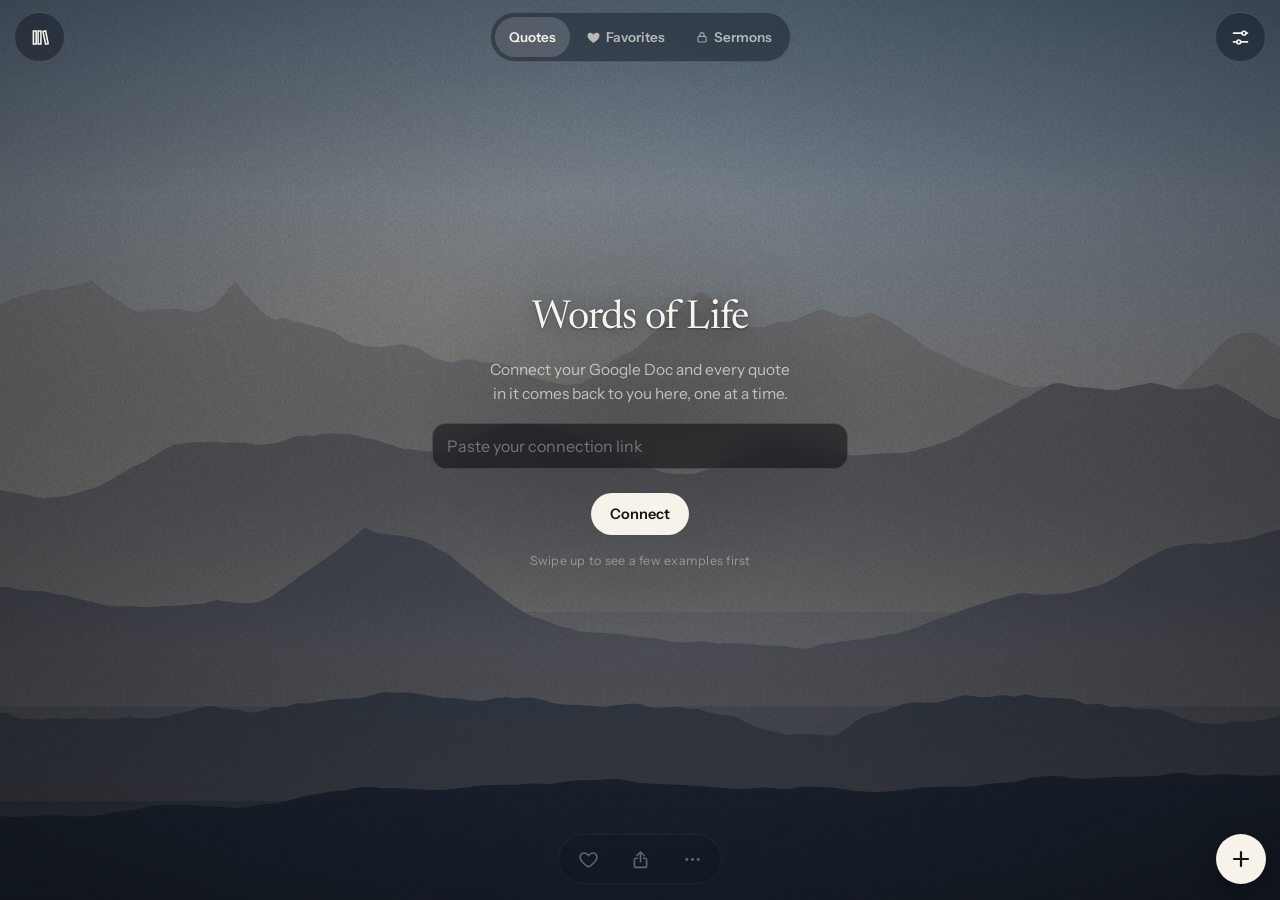
<file: index.html>
<!doctype html>
<html lang="en">
<head>
<meta charset="utf-8">
<meta name="viewport" content="width=device-width, initial-scale=1, viewport-fit=cover">
<title>Words of Life</title>
<meta name="description" content="A swipeable feed of the quotes you keep.">
<meta name="theme-color" content="#0b0c10">
<meta name="apple-mobile-web-app-capable" content="yes">
<meta name="mobile-web-app-capable" content="yes">
<meta name="apple-mobile-web-app-status-bar-style" content="black-translucent">
<meta name="apple-mobile-web-app-title" content="Words of Life">
<link rel="apple-touch-icon" href="icons/apple-touch-icon.png">
<link rel="icon" type="image/png" sizes="192x192" href="icons/icon-192.png">
<link rel="manifest" href="manifest.webmanifest">
<link rel="preconnect" href="https://fonts.googleapis.com">
<link rel="preconnect" href="https://fonts.gstatic.com" crossorigin>
<link rel="stylesheet" href="https://fonts.googleapis.com/css2?family=Caveat:wght@500;600&family=Instrument+Sans:wght@400;500;600&family=Newsreader:ital,opsz,wght@0,6..72,400;0,6..72,500;1,6..72,400&display=swap">
<link rel="stylesheet" href="styles.css">
</head>
<body>

<div id="stage">
<main id="feed" class="feed" aria-label="Quote feed"></main>

<header class="topbar">
  <div class="pill">
    <button class="ibtn" id="btnLibrary" aria-label="Open your library">
      <svg viewBox="0 0 24 24" fill="none" stroke="currentColor" stroke-width="1.8" stroke-linecap="round"><path d="M5 4.5h3.2v15H5zM10.4 4.5h3.2v15h-3.2zM16 5.2l3-.7 2.9 14.4-3 .7z"/></svg>
    </button>
  </div>
  <div class="pill seg" role="group" aria-label="Which quotes to show">
    <button class="ibtn" id="modeQuotes" aria-pressed="true">Quotes</button>
    <button class="ibtn" id="modeFav" aria-pressed="false">
      <svg class="ic-heart" viewBox="0 0 24 24" fill="currentColor" stroke="none" style="width:15px;height:15px"><path d="M12 20.5s-7.5-4.6-9.3-9.4C1.4 7.7 3.6 4.5 7 4.5c2.1 0 3.6 1.2 5 3 1.4-1.8 2.9-3 5-3 3.4 0 5.6 3.2 4.3 6.6-1.8 4.8-9.3 9.4-9.3 9.4z"/></svg>
      Favorites
    </button>
    <button class="ibtn" id="modeSermons" aria-pressed="false"><svg class="ic-lock" viewBox="0 0 24 24" fill="none" stroke="currentColor" stroke-width="2" stroke-linecap="round" stroke-linejoin="round" style="width:14px;height:14px"><rect x="5" y="11" width="14" height="9.5" rx="2.2"/><path d="M8.5 11V8a3.5 3.5 0 0 1 7 0v3"/></svg> Sermons</button>
  </div>
  <div class="pill">
    <button class="ibtn" id="btnSettings" aria-label="Settings">
      <svg viewBox="0 0 24 24" fill="none" stroke="currentColor" stroke-width="1.8" stroke-linecap="round"><path d="M4 7h10M18 7h2M4 17h4M12 17h8"/><circle cx="16" cy="7" r="2.2"/><circle cx="10" cy="17" r="2.2"/></svg>
    </button>
  </div>
</header>

<div class="dock" id="dock">
  <div class="spacer" aria-hidden="true"></div>
  <div class="pill acts">
    <button class="ibtn" id="btnFav" aria-label="Favorite" aria-pressed="false">
      <svg class="ic-heart" viewBox="0 0 24 24" fill="none" stroke="currentColor" stroke-width="1.8" stroke-linejoin="round"><path d="M12 20.5s-7.5-4.6-9.3-9.4C1.4 7.7 3.6 4.5 7 4.5c2.1 0 3.6 1.2 5 3 1.4-1.8 2.9-3 5-3 3.4 0 5.6 3.2 4.3 6.6-1.8 4.8-9.3 9.4-9.3 9.4z"/></svg>
    </button>
    <button class="ibtn" id="btnShare" aria-label="Share or save as a picture">
      <svg viewBox="0 0 24 24" fill="none" stroke="currentColor" stroke-width="1.8" stroke-linecap="round" stroke-linejoin="round"><path d="M12 14.5V3.8M8 7.5l4-4 4 4"/><path d="M8.5 10.5H7a2 2 0 0 0-2 2V19a2 2 0 0 0 2 2h10a2 2 0 0 0 2-2v-6.5a2 2 0 0 0-2-2h-1.5"/></svg>
    </button>
    <button class="ibtn" id="btnMore" aria-label="More for this quote">
      <svg viewBox="0 0 24 24" fill="currentColor"><circle cx="5.5" cy="12" r="1.7"/><circle cx="12" cy="12" r="1.7"/><circle cx="18.5" cy="12" r="1.7"/></svg>
    </button>
  </div>
  <button class="ibtn fab" id="btnAdd" aria-label="Add a quote">
    <svg viewBox="0 0 24 24" fill="none" stroke="currentColor" stroke-width="2.2" stroke-linecap="round"><path d="M12 5v14M5 12h14"/></svg>
  </button>
</div>

<div class="burst" id="burst"><svg viewBox="0 0 24 24"><path d="M12 20.5s-7.5-4.6-9.3-9.4C1.4 7.7 3.6 4.5 7 4.5c2.1 0 3.6 1.2 5 3 1.4-1.8 2.9-3 5-3 3.4 0 5.6 3.2 4.3 6.6-1.8 4.8-9.3 9.4-9.3 9.4z"/></svg></div>
<div class="toast" id="toast" role="status" aria-live="polite"></div>

<div id="sheetScrim" hidden></div>

<!-- Add a quote (written into the Google Doc) -->
<dialog class="sheet" id="sheetAdd" aria-labelledby="addTitle">
  <div class="sh-head">
    <button class="txt-btn" data-close>Cancel</button>
    <h2 id="addTitle">New quote</h2>
    <button class="txt-btn" id="addSave" style="color:var(--paper)">Save</button>
  </div>
  <form class="sh-body" id="addForm" autocomplete="off">
    <label class="field"><span>Quote</span>
      <textarea id="f-text" class="big" rows="4" placeholder="Write it down while it still rings…" required></textarea>
    </label>
    <label class="field"><span>Who said it</span>
      <input type="text" id="f-author" placeholder="Name, or leave blank" autocapitalize="words" autocomplete="off">
    </label>
    <button type="submit" class="pbtn primary" id="addSubmit">Save to my Google Doc</button>
    <p class="note">It's added to the top of your quotes in the doc, so the newest is always first.</p>
  </form>
</dialog>

<!-- One quote -->
<dialog class="sheet" id="sheetQuote" aria-labelledby="quoteTitle">
  <div class="sh-head">
    <span style="width:44px"></span>
    <h2 id="quoteTitle">This quote</h2>
    <button class="txt-btn" data-close>Done</button>
  </div>
  <div class="sh-body">
    <button class="pbtn primary" id="qvFeed" hidden>View in feed</button>
    <p class="quote-view" id="qvText"></p>
    <div class="a" id="qvAuthor"></div>
    <div class="actions-row">
      <button class="pbtn grow" id="qvFav">Favorite</button>
      <button class="pbtn grow" id="qvCopy">Copy</button>
    </div>
    <button class="pbtn danger" id="qvHide">Hide from my feed</button>
    <p class="note">To change or delete it, edit your Google Doc. The app picks up changes the next time it opens.</p>
    <a class="pbtn" id="qvDoc" href="#" target="_blank" rel="noopener">Open my Google Doc</a>
  </div>
</dialog>

<!-- Picture of a quote -->
<dialog class="sheet" id="sheetShot" aria-labelledby="shotTitle">
  <div class="sh-head">
    <span style="width:44px"></span>
    <h2 id="shotTitle">Picture</h2>
    <button class="txt-btn" data-close>Done</button>
  </div>
  <div class="sh-body shot">
    <img id="shotImg" alt="The quote over its background">
    <button class="pbtn primary" id="shotShare" style="width:100%">Share or save</button>
    <p class="note">Or press and hold the picture, then tap Save to Photos.</p>
  </div>
</dialog>

<!-- PIN for Sermons -->
<dialog class="sheet" id="sheetPin" aria-labelledby="pinTitle">
  <div class="sh-head">
    <button class="txt-btn" data-close>Cancel</button>
    <h2 id="pinTitle">Sermons</h2>
    <span style="width:44px"></span>
  </div>
  <div class="sh-body pin">
    <p class="note" id="pinNote">Enter your PIN</p>
    <div class="pin-dots" id="pinDots" aria-hidden="true"><i></i><i></i><i></i><i></i><i></i><i></i></div>
    <div class="pin-pad" id="pinPad">
      <button data-k="1">1</button><button data-k="2">2</button><button data-k="3">3</button>
      <button data-k="4">4</button><button data-k="5">5</button><button data-k="6">6</button>
      <button data-k="7">7</button><button data-k="8">8</button><button data-k="9">9</button>
      <span></span><button data-k="0">0</button><button data-k="del" aria-label="Delete">⌫</button>
    </div>
  </div>
</dialog>

<!-- Library -->
<dialog class="sheet" id="sheetLibrary" aria-labelledby="libTitle">
  <div class="sh-head">
    <span style="width:44px"></span>
    <h2 id="libTitle">Library</h2>
    <button class="txt-btn" data-close>Done</button>
  </div>
  <div class="sh-body" id="libBody">
    <div class="lib-tools">
      <label class="field"><span class="label" id="libCount">Your quotes</span>
        <input type="search" id="f-search" placeholder="Search words or names" autocomplete="off">
      </label>
      <div class="segctl" role="group" aria-label="Library filter">
        <button id="libAll" aria-pressed="true">All</button>
        <button id="libFav" aria-pressed="false">Favorites</button>
        <button id="libNoAuthor" aria-pressed="false">No author</button>
      </div>
    </div>
    <div class="lib-list" id="libList"></div>
    <button class="pbtn" id="libMore" hidden>Show more</button>
  </div>
</dialog>

<!-- Settings -->
<dialog class="sheet" id="sheetSettings" aria-labelledby="setTitle">
  <div class="sh-head">
    <span style="width:44px"></span>
    <h2 id="setTitle">Settings</h2>
    <button class="txt-btn" data-close>Done</button>
  </div>
  <div class="sh-body">
    <div class="field"><span>Google Doc</span>
      <p class="note" id="syncNote"></p>
      <div class="actions-row">
        <button class="pbtn primary grow" id="syncNow">Refresh now</button>
        <a class="pbtn grow" id="openDoc" href="#" target="_blank" rel="noopener">Open doc</a>
      </div>
      <details>
        <summary class="note" style="cursor:pointer">Change the connection link</summary>
        <div style="display:flex;flex-direction:column;gap:10px;margin-top:10px">
          <input type="url" id="f-src" class="doclink" placeholder="https://script.google.com/macros/s/…/exec" autocomplete="off" spellcheck="false" aria-label="Connection link">
          <button class="pbtn" id="srcSave">Save link</button>
        </div>
      </details>
    </div>
    <div class="field" id="sermonField"><span>Sermons</span>
      <p class="note" id="sermonNote"></p>
      <button class="pbtn" id="sermonRefresh">Refresh sermons</button>
    </div>
    <div class="field"><span>Notifications</span>
      <p class="note" id="notifNote"></p>
      <button class="pbtn primary" id="notifToggle">Turn on hourly quotes</button>
      <div class="actions-row" id="quietRow">
        <span class="note">Quiet from</span>
        <select id="f-quietFrom" class="hoursel" aria-label="Quiet hours start"></select>
        <span class="note">to</span>
        <select id="f-quietTo" class="hoursel" aria-label="Quiet hours end"></select>
      </div>
    </div>
    <div class="field"><span>Backgrounds</span>
      <div class="segctl" role="group" aria-label="Background source">
        <button data-bg="painted" aria-pressed="true">Painted</button>
        <button data-bg="mix" aria-pressed="false">Mix</button>
        <button data-bg="photos" aria-pressed="false">Photos</button>
      </div>
      <p class="note" id="bgNote"></p>
    </div>
    <div class="field"><span>Your photos</span>
      <div class="photos" id="photoGrid"></div>
      <p class="note" id="photoNote">Add pictures from your camera roll. They stay on this phone.</p>
    </div>
    <div class="field"><span>Lettering</span>
      <div class="segctl wrap" role="group" aria-label="Quote lettering">
        <button data-font="random" aria-pressed="true">Random</button>
        <button data-font="serif" class="f-serif" aria-pressed="false">Classic</button>
        <button data-font="italic" class="f-italic" aria-pressed="false">Italic</button>
        <button data-font="sans" aria-pressed="false">Modern</button>
        <button data-font="script" class="f-script" aria-pressed="false">Handwritten</button>
      </div>
    </div>
    <div class="field" id="hiddenField" hidden><span>Hidden quotes</span>
      <p class="note" id="hiddenNote"></p>
      <button class="pbtn" id="unhideAll">Show them all again</button>
    </div>
    <p class="note" id="setStats"></p>
    <div class="actions-row">
      <p class="version grow" id="version"></p>
      <button class="txt-btn" id="updateNow">Update now</button>
    </div>
  </div>
</dialog>

</div><!-- #stage -->

<script src="docparse.js"></script>
<script src="painter.js"></script>
<script src="app.js"></script>
</body>
</html>
</file>
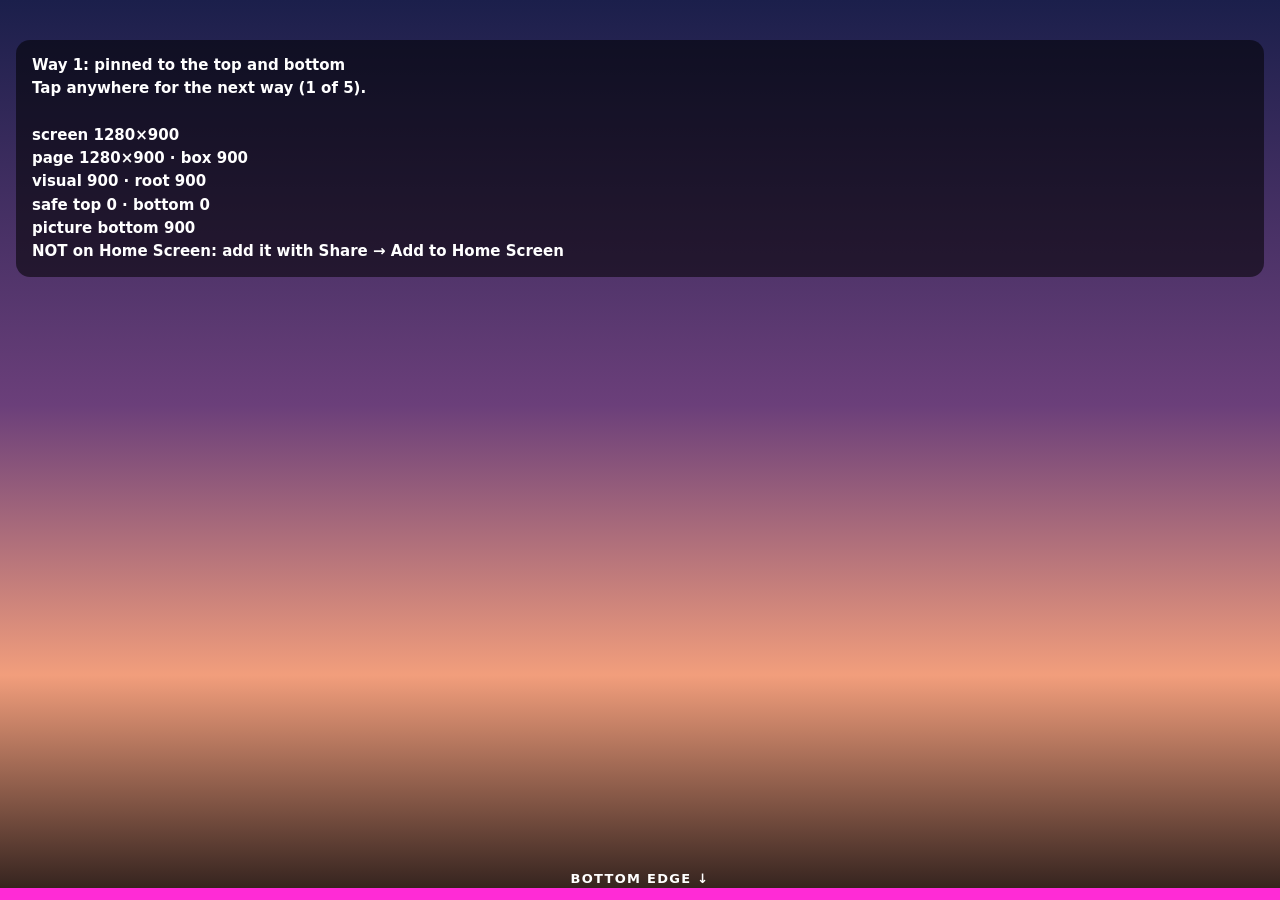
<file: lab/index.html>
<!doctype html>
<html lang="en">
<head>
<meta charset="utf-8">
<meta name="viewport" content="width=device-width, initial-scale=1, viewport-fit=cover">
<title>Screen test</title>
<meta name="apple-mobile-web-app-capable" content="yes">
<meta name="mobile-web-app-capable" content="yes">
<meta name="apple-mobile-web-app-status-bar-style" content="black-translucent">
<meta name="apple-mobile-web-app-title" content="Screen test">
<link rel="manifest" href="manifest.webmanifest">
<link rel="apple-touch-icon" href="../icons/apple-touch-icon.png">
<!--
  Kept Words — screen test.
  Finds a way to fill the whole iPhone screen with a see-through status bar.
  The page background is bright green: green showing at the bottom means the gap is part of the page
  (it can be filled); black means iOS isn't drawing the page there at all.
  Each tap switches to another way of sizing the picture. The magenta stripe marks the picture's bottom edge.
-->
<style>
  html { background: #19e04b; height: 100%; }
  body { margin: 0; height: 100%; font: 600 15px -apple-system, system-ui, sans-serif; color: #fff; -webkit-tap-highlight-color: transparent; }
  .pic { left: 0; right: 0; top: 0; background: linear-gradient(#1b1f4b, #6b3f7a 45%, #f29e7c 75%, #2b1d1a); }
  .pic::after { content: "BOTTOM EDGE ↓"; position: absolute; left: 0; right: 0; bottom: 14px; text-align: center; font-size: 13px; letter-spacing: .1em; }
  .pic::before { content: ""; position: absolute; left: 0; right: 0; bottom: 0; height: 12px; background: #ff2bd6; }
  .v-fixed .pic { position: fixed; bottom: 0; }
  .v-lvh .pic { position: fixed; height: 100lvh; }
  .v-vh .pic { position: fixed; height: 100vh; }
  .v-screen .pic { position: fixed; height: var(--screen-h); }
  .v-doc { overflow: visible; }
  .v-doc body { height: auto; min-height: calc(100% + env(safe-area-inset-top, 0px)); }
  .v-doc .pic { position: absolute; height: var(--screen-h); }
  #info { position: fixed; left: 16px; right: 16px; top: calc(env(safe-area-inset-top, 0px) + 40px); z-index: 2;
    background: rgba(0,0,0,.55); border-radius: 14px; padding: 14px 16px; line-height: 1.55; white-space: pre-line; }
  #probe { position: fixed; top: 0; left: 0; width: 1px; height: 100%; visibility: hidden;
    padding-top: env(safe-area-inset-top, 0px); padding-bottom: env(safe-area-inset-bottom, 0px); box-sizing: content-box; }
</style>
</head>
<body>
<div class="pic" id="pic"></div>
<div id="info"></div>
<div id="probe"></div>
<script>
const variants = [
  ["fixed", "Way 1: pinned to the top and bottom"],
  ["lvh", "Way 2: large-viewport height (100lvh)"],
  ["vh", "Way 3: classic viewport height (100vh)"],
  ["screen", "Way 4: exact screen height"],
  ["doc", "Way 5: page made taller than the screen"],
];
let n = 0;
function show() {
  const [key, label] = variants[n];
  document.documentElement.className = "v-" + key;
  const full = Math.max(screen.width, screen.height);
  document.documentElement.style.setProperty("--screen-h", full + "px");
  requestAnimationFrame(() => {
    const probe = document.getElementById("probe"), cs = getComputedStyle(probe);
    const pic = document.getElementById("pic").getBoundingClientRect();
    const standalone = window.matchMedia("(display-mode: standalone)").matches || navigator.standalone === true;
    document.getElementById("info").textContent =
      `${label}\n` +
      `Tap anywhere for the next way (${n + 1} of ${variants.length}).\n\n` +
      `screen ${screen.width}×${screen.height}\n` +
      `page ${innerWidth}×${innerHeight} · box ${Math.round(parseFloat(cs.height))}\n` +
      `visual ${window.visualViewport ? Math.round(visualViewport.height) : "?"} · root ${document.documentElement.clientHeight}\n` +
      `safe top ${parseFloat(cs.paddingTop)} · bottom ${parseFloat(cs.paddingBottom)}\n` +
      `picture bottom ${Math.round(pic.bottom)}\n` +
      (standalone ? "on Home Screen" : "NOT on Home Screen: add it with Share → Add to Home Screen");
  });
}
document.addEventListener("click", () => { n = (n + 1) % variants.length; show(); });
window.addEventListener("resize", show);
show();
</script>
</body>
</html>
</file>
<file: styles.css>
/* Kept Words — styles.
   Layout: one full-screen card per quote in a vertical snap feed; glass controls float over the painting. Single dark look by choice. */
:root {
  --night: #0b0c10;
  --paper: #f7f2ea;
  --paper-dim: rgba(247, 242, 234, .68);
  --paper-faint: rgba(247, 242, 234, .42);
  --glass: rgba(16, 17, 22, .42);
  --glass-line: rgba(255, 255, 255, .14);
  --sheet: #15161b;
  --sheet-2: #1d1f26;
  --sheet-line: rgba(255, 255, 255, .09);
  --heart: #ff5c7c;
  --gold: #f3cf8e;
  --danger: #ff7a6b;
  --f-serif: "Newsreader", "Iowan Old Style", Georgia, serif;
  --f-sans: "Instrument Sans", -apple-system, "Helvetica Neue", Arial, sans-serif;
  --f-script: "Caveat", "Bradley Hand", "Segoe Print", cursive;
  color-scheme: dark;
}
html { height: 100%; box-sizing: border-box; background: var(--night); }
[hidden] { display: none !important; }
img { max-width: 100%; }
*, *::before, *::after { box-sizing: inherit; }
/* Kept Words sits on one screen-sized stage instead of being pinned to the screen.
   On iPhone Home Screen apps with a see-through status bar, anything pinned (position: fixed,
   and built-in modal dialogs) is cut off a status bar's height above the bottom, while the page
   itself is drawn all the way down. --stage-h is set by app.js. */
body {
  min-height: var(--stage-h, 100%); margin: 0;
  touch-action: manipulation; /* quick taps (like typing the PIN) never trigger double-tap zoom */
  background: var(--night); color: var(--paper);
  font-family: var(--f-sans); font-size: 15px;
  -webkit-font-smoothing: antialiased; -webkit-tap-highlight-color: transparent;
}
button { font: inherit; color: inherit; }
button:focus-visible, input:focus-visible, textarea:focus-visible, label:focus-within { outline: 2px solid var(--gold); outline-offset: 2px; }

/* ---------- Feed ---------- */
#stage { position: absolute; top: 0; left: 0; right: 0; height: var(--stage-h, 100%); overflow: hidden; }
/* the three tab feeds sit side by side on a track that slides sideways */
#track { position: absolute; inset: 0; }
.feed {
  position: absolute; top: 0; left: 0; right: 0; bottom: 0; overflow-y: auto; overflow-x: hidden;
  scroll-snap-type: y mandatory; overscroll-behavior-y: contain;
  scrollbar-width: none; -webkit-overflow-scrolling: touch; touch-action: pan-y;
}
.feed::-webkit-scrollbar { display: none; }
.card {
  position: relative; height: 100%; overflow: hidden;
  scroll-snap-align: start; scroll-snap-stop: always;
  background: #14161d;
  display: grid; place-items: center;
  --scrim: .34;
}
.card .bg { position: absolute; inset: 0; width: 100%; height: 100%; object-fit: cover; display: block; }
.card .bg.fade { animation: bgIn .6s ease-out both; }
/* sermons: a paper-coloured base (so a sheet still being painted looks like plain paper, never a dark flash),
   no film grain on top (the paper has its own texture, and the blending costs every frame) */
.card.sermon { background: #e8d6ad; }
.card.sermon::after { display: none; }
@keyframes bgIn { from { opacity: 0; } to { opacity: 1; } }
.card::after { /* film grain */
  content: ""; position: absolute; inset: 0; pointer-events: none;
  background-image: var(--grain); background-size: 160px 160px;
  opacity: .5; mix-blend-mode: overlay;
}
.scrim {
  position: absolute; inset: 0; pointer-events: none;
  background:
    radial-gradient(120% 70% at 50% 46%, rgba(0,0,0,var(--scrim)) 0%, rgba(0,0,0,calc(var(--scrim) * .55)) 55%, rgba(0,0,0,0) 100%),
    linear-gradient(to bottom, rgba(0,0,0,.28), rgba(0,0,0,0) 22%, rgba(0,0,0,0) 72%, rgba(0,0,0,.38));
}
.q {
  position: relative; z-index: 1; margin: 0;
  width: 100%; max-width: 34rem;
  padding-inline: max(28px, env(safe-area-inset-left, 0px)) max(28px, env(safe-area-inset-right, 0px));
  padding-block: calc(env(safe-area-inset-top, 0px) + 84px) calc(env(safe-area-inset-bottom, 0px) + 118px);
  text-align: center;
  display: flex; flex-direction: column; align-items: center; gap: 22px;
  text-shadow: 0 1px 2px rgba(0,0,0,.35), 0 2px 18px rgba(0,0,0,.35);
}
.q-text {
  margin: 0; font-family: var(--f-serif); font-weight: 400;
  font-size: var(--fs, 30px); line-height: 1.28; letter-spacing: -.005em;
  text-wrap: balance; overflow-wrap: anywhere; white-space: pre-line;
  font-variation-settings: "opsz" 48;
}
.card[data-font="italic"] .q-text { font-style: italic; }
.card[data-font="sans"] .q-text { font-family: var(--f-sans); font-weight: 600; line-height: 1.22; letter-spacing: -.015em; }
.card[data-font="script"] .q-text { font-family: var(--f-script); font-weight: 600; line-height: 1.12; font-size: calc(var(--fs, 30px) * 1.28); }
.q-meta { display: flex; flex-direction: column; align-items: center; gap: 8px; }
.q-author {
  font-family: var(--f-sans); font-size: 13px; font-weight: 600;
  letter-spacing: .16em; text-transform: uppercase; color: var(--paper);
  display: flex; align-items: center; gap: 12px;
}
.q-author::before, .q-author::after { content: ""; width: 18px; height: 1px; background: var(--paper-dim); }
.q-no { font-size: 11px; letter-spacing: .14em; text-transform: uppercase; color: var(--paper-faint); font-variant-numeric: tabular-nums; }
.tag {
  display: inline-block; padding: 3px 9px; border-radius: 99px;
  border: 1px solid var(--glass-line); background: var(--glass);
  font-size: 10.5px; letter-spacing: .14em; text-transform: uppercase; color: var(--paper-dim);
  text-shadow: none;
}

/* Welcome / status card */
.intro { gap: 18px; }
.intro h1 {
  margin: 0; font-family: var(--f-serif); font-weight: 400; font-size: 40px; line-height: 1.05;
  letter-spacing: -.02em; text-wrap: balance;
}
.intro p { margin: 0; max-width: 30ch; color: var(--paper-dim); line-height: 1.5; font-size: 15.5px; text-shadow: none; }
.intro .row { display: flex; flex-wrap: wrap; gap: 10px; justify-content: center; margin-top: 6px; }
.btn {
  appearance: none; border: 1px solid var(--glass-line); background: var(--glass);
  -webkit-backdrop-filter: blur(16px) saturate(140%); backdrop-filter: blur(16px) saturate(140%);
  color: var(--paper); border-radius: 99px; padding: 11px 18px; font-weight: 600; font-size: 14.5px;
  cursor: pointer; text-shadow: none; display: inline-flex; align-items: center; gap: 8px;
}
.btn.solid { background: var(--paper); color: #16130f; border-color: transparent; }
.btn:active { transform: scale(.97); }
.hint { font-size: 12.5px; color: var(--paper-faint); letter-spacing: .02em; text-shadow: none; }

/* ---------- Floating chrome ---------- */
.topbar, .dock {
  position: absolute; left: 0; right: 0; z-index: 5; touch-action: none;
  display: flex; align-items: center; justify-content: space-between; gap: 10px;
  padding-left: max(14px, env(safe-area-inset-left, 0px));
  padding-right: max(14px, env(safe-area-inset-right, 0px));
  pointer-events: none; transition: opacity .25s ease, transform .25s ease;
}
.topbar { top: 0; padding-top: calc(env(safe-area-inset-top, 0px) + 12px); }
.dock { bottom: 0; padding-bottom: calc(env(safe-area-inset-bottom, 0px) + 16px); }
.topbar > *, .dock > * { pointer-events: auto; }
body.bare .topbar { opacity: 0; transform: translateY(-8px); }
body.bare .dock { opacity: 0; transform: translateY(8px); }
body.bare .topbar > *, body.bare .dock > * { pointer-events: none; }
.pill {
  display: inline-flex; align-items: center; gap: 2px;
  border: 1px solid var(--glass-line); background: var(--glass); border-radius: 99px;
  -webkit-backdrop-filter: blur(18px) saturate(150%); backdrop-filter: blur(18px) saturate(150%);
  padding: 4px;
}
.ibtn {
  appearance: none; border: 0; background: transparent; cursor: pointer;
  height: 40px; min-width: 40px; padding: 0 10px; border-radius: 99px;
  display: inline-flex; align-items: center; justify-content: center; gap: 7px;
  font-size: 13.5px; font-weight: 600; font-variant-numeric: tabular-nums;
}
.ibtn svg { width: 21px; height: 21px; flex: none; }
.ibtn:active { background: rgba(255,255,255,.1); }
.ibtn[aria-pressed="true"] .ic-heart { fill: var(--heart); stroke: var(--heart); }
.seg .ibtn { padding: 0 14px; color: var(--paper-dim); }
.seg .ibtn[aria-pressed="true"] { background: rgba(255,255,255,.16); color: var(--paper); }
.fab { height: 50px; width: 50px; padding: 0; background: var(--paper); color: #16130f; border: 0; border-radius: 99px; box-shadow: 0 6px 24px rgba(0,0,0,.35); }
.fab svg { width: 24px; height: 24px; }
.dock .spacer { width: 50px; flex: none; }
.dock .acts .ibtn { width: 50px; }
.dock[data-off] .acts { opacity: .35; pointer-events: none; }
body.readonly .write-only { display: none !important; }

.burst {
  position: absolute; left: 50%; top: 50%; width: 110px; height: 110px; margin: -55px 0 0 -55px;
  z-index: 6; pointer-events: none; opacity: 0;
}
.burst svg { width: 100%; height: 100%; fill: var(--heart); filter: drop-shadow(0 6px 20px rgba(0,0,0,.4)); }
.burst.go { animation: burst .8s cubic-bezier(.2,.9,.3,1.2) both; }
@keyframes burst { 0% { opacity: 0; transform: scale(.3); } 25% { opacity: 1; transform: scale(1.1); } 60% { opacity: 1; transform: scale(.95); } 100% { opacity: 0; transform: scale(1.25); } }

.toast {
  position: absolute; left: 50%; z-index: 30; transform: translate(-50%, 12px);
  bottom: calc(env(safe-area-inset-bottom, 0px) + 84px);
  background: rgba(20,21,27,.92); border: 1px solid var(--glass-line); color: var(--paper);
  padding: 10px 16px; border-radius: 14px; font-size: 14px; font-weight: 500;
  max-width: calc(100% - 32px); width: max-content; text-align: center;
  opacity: 0; pointer-events: none; transition: opacity .2s, transform .2s;
}
.toast.show { opacity: 1; transform: translate(-50%, 0); }

/* ---------- Sheets ---------- */
dialog.sheet {
  position: absolute; left: 0; right: 0; top: auto; bottom: 0; z-index: 20;
  border: 0; padding: 0; margin: 0 auto; width: 100%; max-width: 560px;
  max-height: min(90%, 900px); border-radius: 22px 22px 0 0;
  background: var(--sheet); color: var(--paper);
  box-shadow: 0 -10px 40px rgba(0,0,0,.5); overflow: hidden;
  display: none; flex-direction: column;
}
dialog.sheet[open] { display: flex; animation: up .28s cubic-bezier(.2,.8,.2,1) both; }
dialog.sheet:focus { outline: none; }
@keyframes up { from { transform: translateY(40px); opacity: .4; } to { transform: none; opacity: 1; } }
#sheetScrim { position: absolute; inset: 0; z-index: 15; background: rgba(0,0,0,.55); -webkit-backdrop-filter: blur(3px); backdrop-filter: blur(3px); touch-action: none; }
.sh-head {
  display: flex; align-items: center; justify-content: space-between; gap: 12px;
  padding: 16px 18px 12px; border-bottom: 1px solid var(--sheet-line); flex: none;
  position: relative;
}
.sh-head::before { content: ""; position: absolute; top: 6px; left: 50%; width: 36px; height: 4px; margin-left: -18px; border-radius: 4px; background: rgba(255,255,255,.18); }
.sh-head h2 { margin: 0; font-family: var(--f-serif); font-weight: 500; font-size: 23px; letter-spacing: -.01em; }
.sh-body { padding: 16px 18px calc(env(safe-area-inset-bottom, 0px) + 22px); overflow-y: auto; display: flex; flex-direction: column; gap: 16px; -webkit-overflow-scrolling: touch; }
.txt-btn { appearance: none; border: 0; background: none; color: var(--paper-dim); font-weight: 600; font-size: 15px; padding: 6px 4px; cursor: pointer; }
.field { display: flex; flex-direction: column; gap: 7px; }
.field > span, .label { font-size: 12px; font-weight: 600; letter-spacing: .12em; text-transform: uppercase; color: var(--paper-faint); }
.field textarea, .field input[type="text"], .field input[type="search"] {
  width: 100%; border: 1px solid var(--sheet-line); background: var(--sheet-2); color: var(--paper);
  border-radius: 14px; padding: 12px 14px; font: inherit; font-size: 16px; line-height: 1.45; resize: vertical;
}
.doclink { width: 100%; border: 1px solid var(--sheet-line); background: var(--sheet-2); color: var(--paper-dim); border-radius: 14px; padding: 11px 14px; font: inherit; font-size: 16px; text-overflow: ellipsis; }
.field textarea.big { font-family: var(--f-serif); font-size: 19px; min-height: 130px; }
.field textarea.paste { font-size: 14px; min-height: 180px; font-family: ui-monospace, "SF Mono", Menlo, monospace; }
.actions-row { display: flex; gap: 10px; flex-wrap: wrap; align-items: center; }
.actions-row .grow { flex: 1; }
.pbtn {
  appearance: none; border: 1px solid var(--sheet-line); background: var(--sheet-2); color: var(--paper);
  border-radius: 14px; padding: 12px 16px; font-weight: 600; font-size: 15px; cursor: pointer;
  display: inline-flex; align-items: center; justify-content: center; gap: 8px;
}
.pbtn.primary { background: var(--paper); color: #16130f; border-color: transparent; }
.pbtn.danger { color: var(--danger); }
.pbtn.danger.armed { background: var(--danger); color: #1a0d0b; border-color: transparent; }
.pbtn[disabled] { opacity: .45; cursor: default; }
.pbtn svg { width: 18px; height: 18px; }
.check { display: inline-flex; align-items: center; gap: 10px; font-weight: 500; cursor: pointer; padding: 4px 0; }
.check input { width: 20px; height: 20px; accent-color: var(--heart); }
.note { font-size: 13.5px; color: var(--paper-dim); line-height: 1.5; margin: 0; }
.note code { font-family: ui-monospace, "SF Mono", Menlo, monospace; font-size: 12.5px; background: var(--sheet-2); padding: 1px 5px; border-radius: 5px; color: var(--paper); }
.formats { display: grid; gap: 8px; margin: 0; padding: 12px 14px; border-radius: 14px; background: var(--sheet-2); border: 1px solid var(--sheet-line); font-family: ui-monospace, "SF Mono", Menlo, monospace; font-size: 12.5px; color: var(--paper-dim); white-space: pre-wrap; line-height: 1.45; }
.stat { font-size: 14px; color: var(--paper); line-height: 1.5; }
.stat b { font-variant-numeric: tabular-nums; }
.preview { display: flex; flex-direction: column; gap: 8px; }
.preview .pv { padding: 10px 12px; border-left: 2px solid var(--gold); background: rgba(255,255,255,.03); border-radius: 0 10px 10px 0; font-size: 14px; line-height: 1.4; }
.preview .pv i { display: block; font-style: normal; color: var(--paper-faint); font-size: 12.5px; margin-top: 3px; }

.segctl { display: flex; padding: 4px; border-radius: 14px; background: var(--sheet-2); border: 1px solid var(--sheet-line); gap: 4px; }
.segctl button { flex: 1; appearance: none; border: 0; background: transparent; color: var(--paper-dim); padding: 10px 6px; border-radius: 10px; font-weight: 600; font-size: 14px; cursor: pointer; }
.segctl button[aria-pressed="true"] { background: rgba(255,255,255,.12); color: var(--paper); }
.segctl .f-serif { font-family: var(--f-serif); font-size: 16px; font-weight: 500; }
.segctl .f-script { font-family: var(--f-script); font-size: 19px; }

.photos { display: grid; grid-template-columns: repeat(auto-fill, minmax(78px, 1fr)); gap: 8px; }
.ph { position: relative; aspect-ratio: 9 / 16; max-width: 100%; border-radius: 10px; overflow: hidden; background: var(--sheet-2); border: 1px solid var(--sheet-line); }
.ph img { width: 100%; height: 100%; object-fit: cover; display: block; }
.ph button { position: absolute; top: 4px; right: 4px; width: 28px; height: 28px; border-radius: 99px; border: 0; background: rgba(0,0,0,.6); color: #fff; display: grid; place-items: center; cursor: pointer; padding: 0; }
.ph button.armed { background: var(--danger); color: #1a0d0b; }
.ph button svg { width: 14px; height: 14px; }
.ph.add { display: grid; place-items: center; cursor: pointer; color: var(--paper-dim); border-style: dashed; }
.ph.add svg { width: 26px; height: 26px; }
.ph.add input { position: absolute; inset: 0; opacity: 0; cursor: pointer; }

.lib-tools { display: flex; flex-direction: column; gap: 10px; position: sticky; top: -16px; background: var(--sheet); padding-top: 2px; padding-bottom: 6px; z-index: 1; }
.lib-list { display: flex; flex-direction: column; }
.lib-row {
  appearance: none; border: 0; background: none; text-align: left; cursor: pointer; width: 100%;
  padding: 13px 2px; border-bottom: 1px solid var(--sheet-line); display: grid; grid-template-columns: 1fr auto; gap: 4px 12px;
}
.lib-row .t { font-family: var(--f-serif); font-size: 17px; line-height: 1.35; display: -webkit-box; -webkit-line-clamp: 3; -webkit-box-orient: vertical; overflow: hidden; min-width: 0; }
.lib-row .a { grid-column: 1; font-size: 12px; letter-spacing: .1em; text-transform: uppercase; color: var(--paper-faint); font-weight: 600; }
.lib-row .h { grid-row: 1 / span 2; grid-column: 2; align-self: center; width: 16px; height: 16px; fill: var(--heart); }
.lib-empty { padding: 28px 4px; text-align: center; color: var(--paper-dim); }
.progress { height: 6px; border-radius: 6px; background: var(--sheet-2); overflow: hidden; }
.progress i { display: block; height: 100%; width: 0; background: var(--gold); transition: width .2s; }

@media (prefers-reduced-motion: reduce) {
  *, *::before, *::after { animation-duration: .001s !important; transition-duration: .001s !important; }
  .feed { scroll-behavior: auto; }
}

/* ---------- additions for the home-screen app ---------- */
.intro input[type="url"], .intro input[type="text"] {
  width: min(100%, 26rem); border: 1px solid var(--glass-line); background: rgba(10,11,15,.55); color: var(--paper);
  border-radius: 14px; padding: 12px 14px; font: inherit; font-size: 16px; text-shadow: none;
  -webkit-backdrop-filter: blur(12px); backdrop-filter: blur(12px);
}
.intro .steps { margin: 0; padding-left: 1.2em; text-align: left; max-width: 30ch; color: var(--paper-dim); font-size: 14.5px; line-height: 1.5; text-shadow: none; }
.quote-view { font-family: var(--f-serif); font-size: 20px; line-height: 1.4; white-space: pre-line; margin: 0; }
.quote-view + .a { font-size: 12.5px; letter-spacing: .12em; text-transform: uppercase; color: var(--paper-faint); font-weight: 600; }
a.pbtn { text-decoration: none; }
.version { font-size: 12px; color: var(--paper-faint); }
.hoursel { border: 1px solid var(--sheet-line); background: var(--sheet-2); color: var(--paper); border-radius: 10px; padding: 8px 10px; font: inherit; font-size: 16px; }
.segctl.wrap { flex-wrap: wrap; }
.segctl.wrap button { flex: 1 1 30%; }
.segctl .f-italic { font-family: var(--f-serif); font-style: italic; font-size: 16px; }
/* the finished picture, when the phone can't open the share sheet directly */
.shot { display: flex; flex-direction: column; align-items: center; gap: 14px; }
.shot img { width: 100%; max-width: 360px; border-radius: 14px; box-shadow: 0 10px 40px rgba(0,0,0,.5); -webkit-touch-callout: default; user-select: auto; }

/* ---------- tabs ---------- */
.seg .ibtn { gap: 5px; }
.seg .ic-lock { opacity: .8; }
body.unlocked .seg .ic-lock { display: none; }
@media (max-width: 400px) { .seg .ibtn { padding: 0 9px; font-size: 13px; } }

/* ---------- sermon cards: a frosted panel the text is sized to fit ---------- */
/* sermons sit on papyrus or old paper (painter.js), in dark ink */
.card.sermon .scrim { display: none; }
.card.sermon .s {
  position: absolute; z-index: 1; color: #2b1d10; text-shadow: none;
  left: max(14px, env(safe-area-inset-left, 0px)); right: max(14px, env(safe-area-inset-right, 0px));
  top: calc(env(safe-area-inset-top, 0px) + 72px); bottom: calc(env(safe-area-inset-bottom, 0px) + 90px);
  display: flex; flex-direction: column; gap: .5em;
  padding: .9em 1.1em 1em; font-size: var(--ss, 16px);
}
body.bare .card.sermon .s { top: calc(env(safe-area-inset-top, 0px) + 18px); bottom: calc(env(safe-area-inset-bottom, 0px) + 18px); }
.s-title { margin: 0; font-family: var(--f-serif); font-weight: 500; font-size: 1.6em; line-height: 1.12; letter-spacing: -.01em; text-wrap: balance; color: #22160a; text-align: center; }
.s-body {
  flex: 1; min-height: 0; overflow-x: hidden; overflow-y: auto; overscroll-behavior-y: auto; display: flex; flex-direction: column; gap: .42em;
  border-top: 1px solid rgba(70, 45, 20, .28); padding-top: .75em;
}
.s-line { margin: 0; line-height: 1.38; color: #2b1d10; overflow-wrap: anywhere; font-family: var(--f-serif); font-size: 1.04em; }
.s-line .ref {
  display: inline-block; margin-right: .45em; padding: 0 .42em; border-radius: 6px;
  background: rgba(140, 45, 25, .1); color: #8a2c17;
  font: 600 .76em/1.65 var(--f-sans); letter-spacing: .01em; vertical-align: .06em; white-space: nowrap;
}
.s.scrolls .s-body { overflow-y: auto; -webkit-overflow-scrolling: touch; overscroll-behavior-y: auto;
  -webkit-mask-image: linear-gradient(#000 88%, transparent); mask-image: linear-gradient(#000 88%, transparent); padding-bottom: 1.5em; }
/* once a long sermon is scrolled to its end, the fade goes away so the last lines read clearly */
.s.scrolls.at-end .s-body { -webkit-mask-image: none; mask-image: none; }

/* ---------- PIN ---------- */
.pin { align-items: center; text-align: center; }
.pin-dots { display: flex; gap: 16px; margin: 4px 0 6px; }
.pin-dots i { width: 14px; height: 14px; border-radius: 50%; border: 1.5px solid var(--paper-dim); }
.pin-dots i.on { background: var(--paper); border-color: var(--paper); }
.pin-dots.shake { animation: shake .4s; }
@keyframes shake { 20%, 60% { transform: translateX(-8px); } 40%, 80% { transform: translateX(8px); } }
.pin-pad { display: grid; grid-template-columns: repeat(3, 72px); gap: 14px 22px; }
.pin-pad button {
  width: 72px; height: 72px; border-radius: 50%; border: 0; background: var(--sheet-2); color: var(--paper);
  font: 500 28px/1 var(--f-sans); cursor: pointer; font-variant-numeric: tabular-nums;
  touch-action: manipulation; -webkit-user-select: none; user-select: none;
}
.pin-pad button:active { background: rgba(255, 255, 255, .18); }
.pin-pad button[data-k="del"] { background: transparent; font-size: 22px; }
#pinReset { width: 100%; }
.quote-view.sermon-view { font-size: 15.5px; line-height: 1.45; }
</file>
